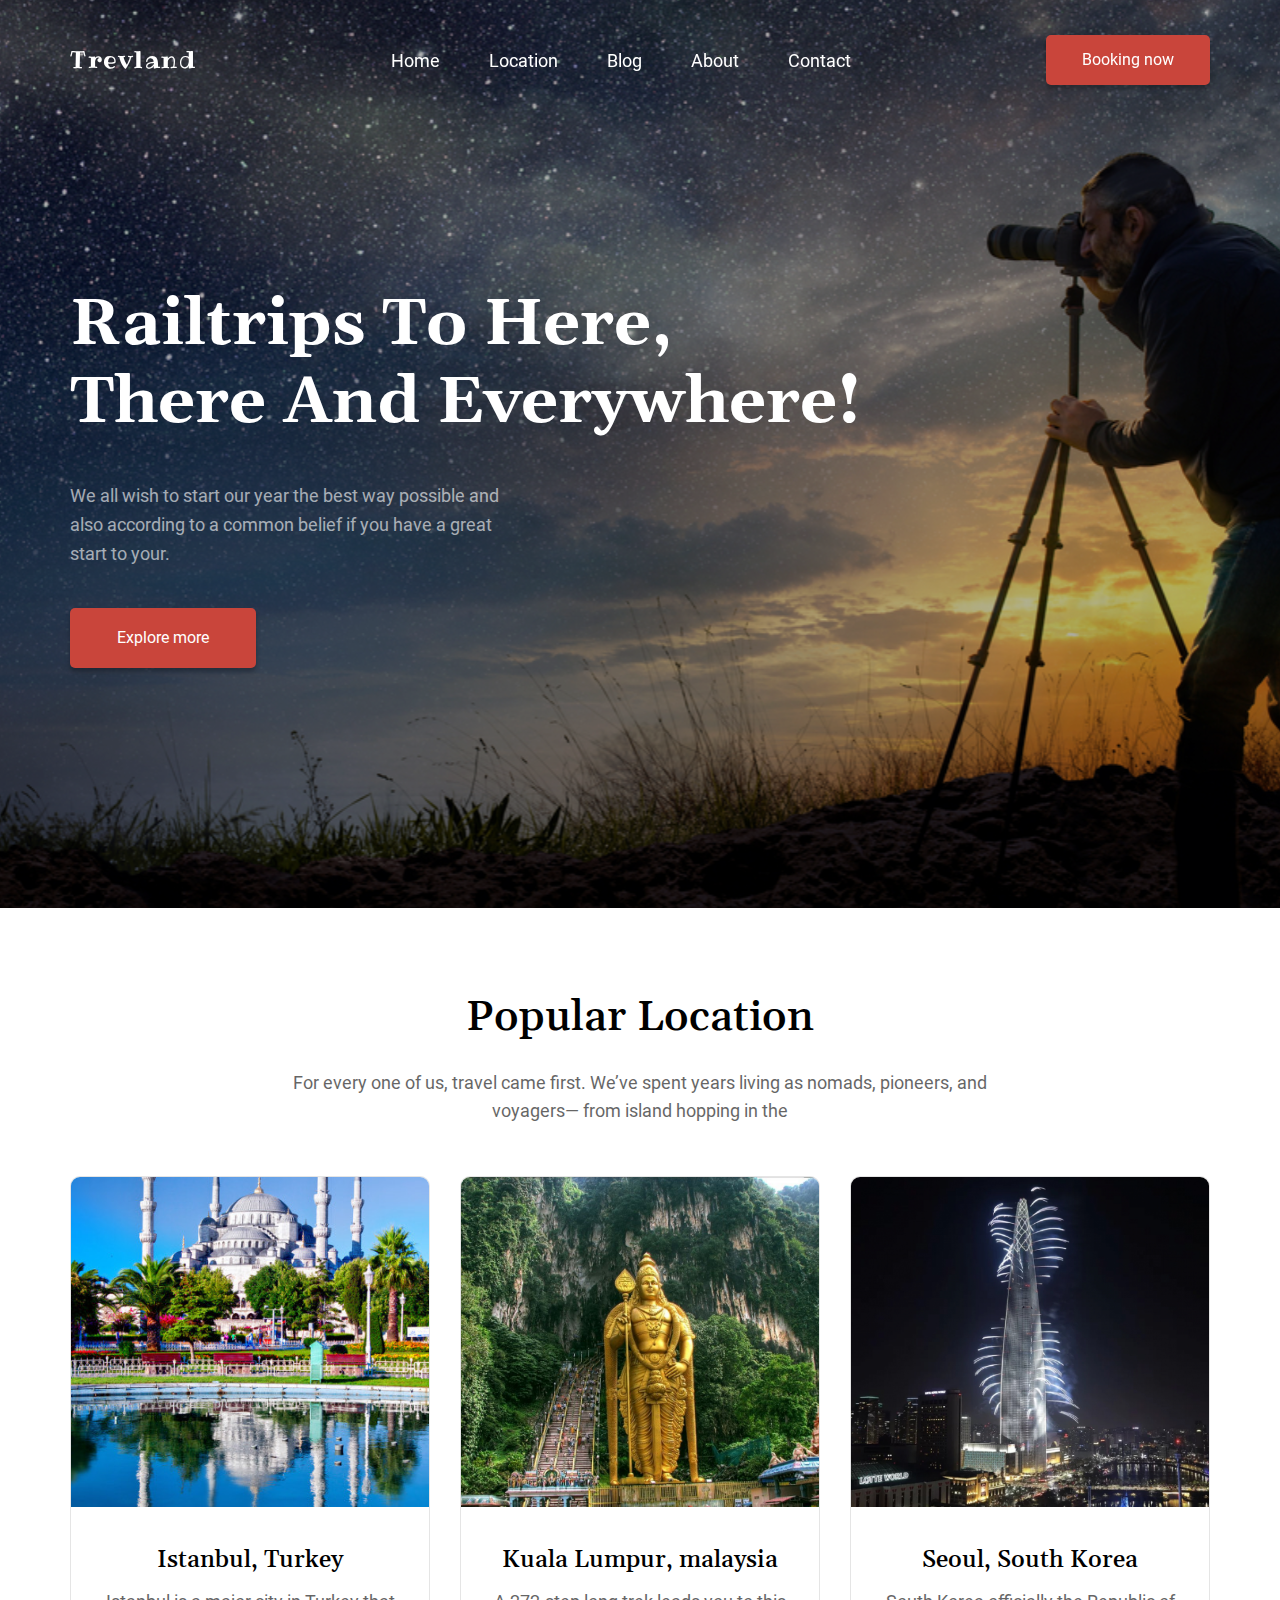
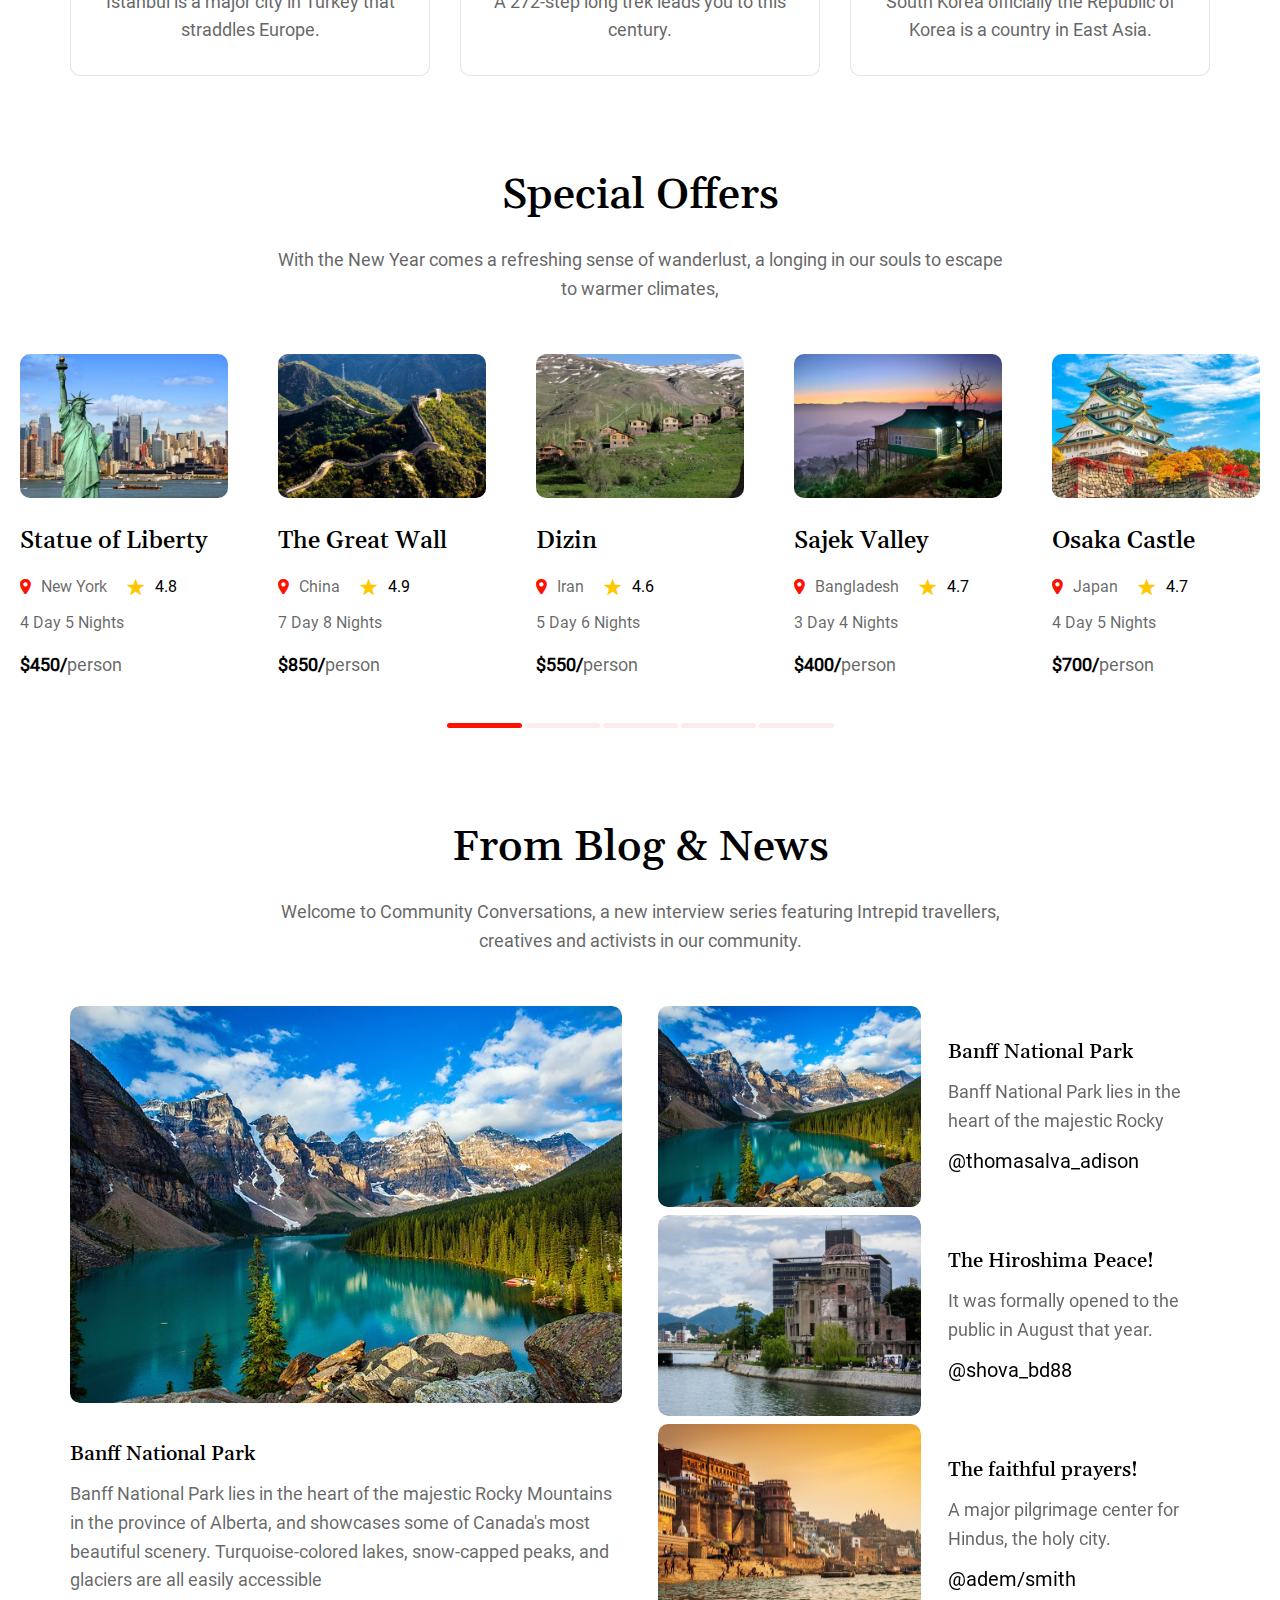
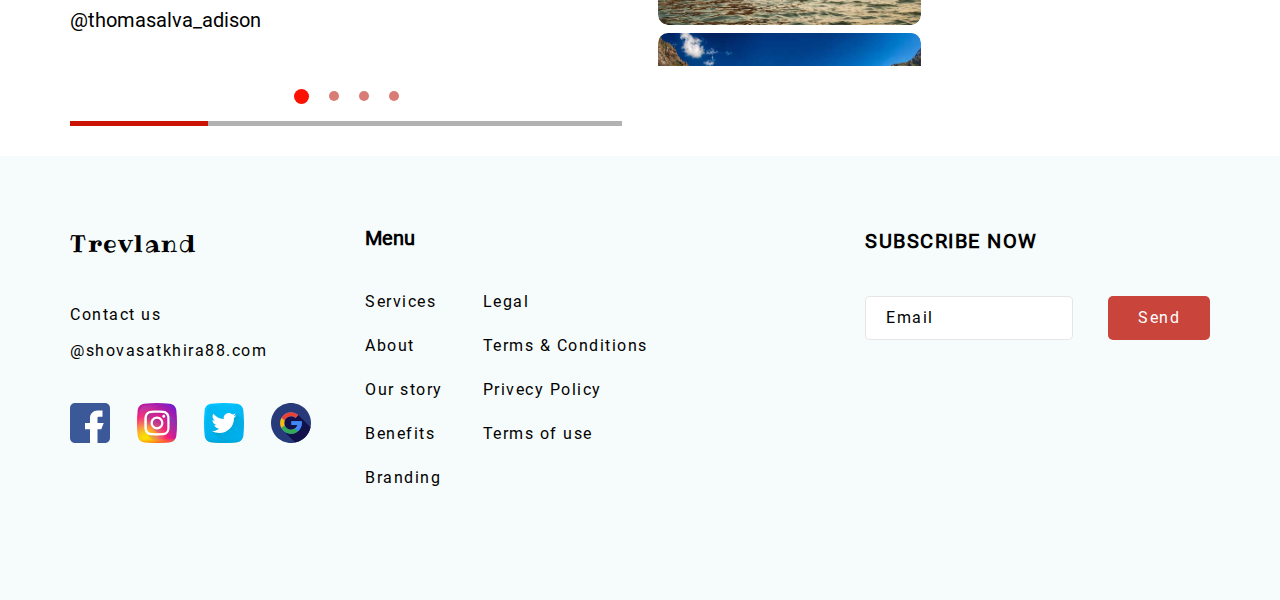
<file: index.html>
<!DOCTYPE html>
<html lang="ru">
 <head>
	<title>Trevland</title>
	<meta charset="UTF-8">
	<meta name="format-detection" content="telephone=no">
	<link rel="stylesheet" href="css/style.min.css">
	<link rel="shortcut icon" href="favicon.ico">
	<!-- <meta name="robots" content="noindex, nofollow"> -->
	<!-- <meta name="viewport" content="width=device-width, initial-scale=1.0, maximum-scale=1.0, user-scalable=0"> -->
	<meta name="viewport" content="width=device-width, initial-scale=1.0">
</head>

<body>
	<div class="wrapper">
		<div class="wrapper__header">
			<header class="header">
	<div class="header__wrapper">
		<div class="header__container _container">
			<div class="header__body">
				<div class="header__logo">
					<a href="#" class="logo">Trevland</a>
				</div>
				<div class="header__menu menu">
					<nav class="menu__body">
						<ul class="menu__list">
							<li><a href="#" class="menu__link">Home</a></li>
							<li><a href="#" class="menu__link">Location</a></li>
							<li><a href="#" class="menu__link">Blog</a></li>
							<li><a href="#" class="menu__link">About</a></li>
							<li><a href="#" class="menu__link">Contact</a></li>
						</ul>
					</nav>
				</div>
				<div class="header__btn">
					<a href="#" class="header__button button">Booking now</a>
				</div>
				<div class="icon-menu">
					<span></span>
					<span></span>
					<span></span>
				</div>
			</div>
		</div>
	</div>
</header>
			<header class="header-page">
	<div class="header-page__container _container">
		<div class="header-page__body">
			<h1 class="header-page__title">
				Railtrips To Here,<br> There And Everywhere!
			</h1>
			<div class="header-page__text">
				We all wish to start our year the best way possible and also according to a common belief if you have a
				great start to your.
			</div>
			<div class="header-page__btn">
				<a href="#" class="header-page__button button">Explore more</a>
			</div>
		</div>
	</div>
</header>
		</div>
		<main class="page">
			<section class="page__main-popular popular-main">
				<div class="popular-main__container _container">
					<div class="popular-main__body">
						<h2 class="popular-main__title title-popular _h2-title">Popular Location</h2>
						<div class="popular-main__text text-popular _h2-text">For every one of us, travel came first.
							We’ve spent
							years living
							as nomads, pioneers, and voyagers— from island hopping in the</div>
						<div class="popular-main__content content-main">
							<a href="#" class="content-main__location _turkey">
								<div class="content-main__link _ibg">
									<img src="./img/image/turkey.jpg" alt="turkey">
								</div>
								<div class="content-main__title title-main-popular">Istanbul, Turkey</div>
								<div class="content-main__text text-main-popular">Istanbul is a major city in Turkey
									that straddles
									Europe. </div>
							</a>
							<a href="#" class="content-main__location _malaysia">
								<div class="content-main__link _ibg">
									<img src="img/image/kuala-lumpur.jpg" alt="malaysia">
								</div>
								<div class="content-main__title title-main-popular">Kuala Lumpur, malaysia</div>
								<div class="content-main__text text-main-popular">A 272-step long trek leads you to this
									century.</div>
							</a>
							<a href="#" class="content-main__location _korea">
								<div class="content-main__link _ibg">
									<img src="img/image/seoul.jpg" alt="korea">
								</div>
								<div class="content-main__title title-main-popular">Seoul, South Korea</div>
								<div class="content-main__text text-main-popular">South Korea officially the Republic of
									Korea is a
									country in East Asia.</div>
							</a>
						</div>
					</div>
				</div>
			</section>
			<section class="page__main-offers offers-main">
				<div class="offers-main__body">
					<div class="offers-main__container _container">
						<h2 class="offers-main__title _h2-title">Special Offers</h2>
						<div class="offers-main__text _h2-text">With the New Year comes a refreshing sense of
							wanderlust, a
							longing in our souls to escape to warmer climates,
						</div>
					</div>
					<div class="offers-main__slider slider-main">
						<div class="slider-main__body _swiper">
							<a href="#" class="slider-main__slide">
								<div class="slider-main__image _ibg">
									<img src="img/image/usa.jpg" alt="image">
								</div>
								<div class="slider-main__content">
									<div class="slider-main__title">Statue of Liberty</div>
									<div class="slider-main__location-star">
										<div class="location-star__location _icon-location"><span>New York</spa>
										</div>
										<div class="location-star__star _icon-star"><span>4.8</span></div>
									</div>
									<div class="slider-main__day">4 Day 5 Nights</div>
									<div class="slider-main__price">$450/<span>person</span></div>
								</div>
							</a>
							<a href="#" class="slider-main__slide">
								<div class="slider-main__image _ibg">
									<img src="img/image/china.jpg" alt="image">
								</div>
								<div class="slider-main__content">
									<div class="slider-main__title">The Great Wall</div>
									<div class="slider-main__location-star">
										<div class="location-star__location _icon-location"><span>China</span></div>
										<div class="location-star__star _icon-star"><span>4.9</span></div>
									</div>
									<div class="slider-main__day">7 Day 8 Nights</div>
									<div class="slider-main__price">$850/<span>person</span></div>
								</div>
							</a>
							<a href="#" class="slider-main__slide">
								<div class="slider-main__image _ibg">
									<img src="img/image/iran.jpg" alt="image">
								</div>
								<div class="slider-main__content">
									<div class="slider-main__title">Dizin</div>
									<div class="slider-main__location-star">
										<div class="location-star__location _icon-location"><span>Iran</span></div>
										<div class="location-star__star _icon-star"><span>4.6</span></div>
									</div>
									<div class="slider-main__day">5 Day 6 Nights</div>
									<div class="slider-main__price">$550/<span>person</span></div>
								</div>
							</a>
							<a href="#" class="slider-main__slide">
								<div class="slider-main__image _ibg">
									<img src="img/image/bangladesh.jpg" alt="image">
								</div>
								<div class="slider-main__content">
									<div class="slider-main__title">Sajek Valley</div>
									<div class="slider-main__location-star">
										<div class="location-star__location _icon-location"><span>Bangladesh</span>
										</div>
										<div class="location-star__star _icon-star"><span>4.7</span></div>
									</div>
									<div class="slider-main__day">3 Day 4 Nights</div>
									<div class="slider-main__price">$400/<span>person</span></div>
								</div>
							</a>
							<a href="#" class="slider-main__slide">
								<div class="slider-main__image _ibg">
									<img src="img/image/japan.jpg" alt="image">
								</div>
								<div class="slider-main__content">
									<div class="slider-main__title">Osaka Castle</div>
									<div class="slider-main__location-star">
										<div class="location-star__location _icon-location"><span>Japan</span></div>
										<div class="location-star__star _icon-star"><span>4.7</span></div>
									</div>
									<div class="slider-main__day">4 Day 5 Nights</div>
									<div class="slider-main__price">$700/<span>person</span></div>
								</div>
							</a>
						</div>
						<div class="slider-main__controls controls-slider-main">
							<div class="controls-slider-main__dotts"></div>
							<div class="controls-slider-main__arrows slider-arrows">
								<button type="button" class="slider-arrow slider-arrow_prev _icon-arrow"></button>
								<button type="button" class="slider-arrow slider-arrow_next _icon-arrow"></button>
							</div>
						</div>
					</div>
				</div>
			</section>
			<section class="page__news news">
				<div class="news__container _container">
					<div class="news__body">
						<h2 class="news__title title-news _h2-title">From Blog & News</h2>
						<div class="news__text text-news _h2-text">Welcome to Community Conversations, a new interview
							series
							featuring Intrepid travellers, creatives and activists in our community.
						</div>
						<div class="news__slider slider-news slider-news-mini">
							<div class="slider-news__dotts"></div>
							<div class="slider-news__scrollbar"></div>
							<div class="slider-news__body _swiper">
								<div class="slider-news__slide">
									<div class="slider-news__image">
										<img src="img/image/news/canada.svg" alt="image">
									</div>
									<a href="#" class="slider-news__content">
										<div class="slider-news__title">Banff National Park</div>
										<div class="slider-news__text">Banff National Park lies in the heart of the
											majestic Rocky Mountains in the province of Alberta, and showcases some
											of
											Canada's most beautiful scenery. Turquoise-colored lakes, snow-capped
											peaks,
											and glaciers are all easily accessible
										</div>
										<div class="slider-news__email">@thomasalva_adison</div>
									</a>
								</div>
								<div class="slider-news__slide">
									<div class="slider-news__image">
										<img src="img/image/news/hiroshima.svg" alt="image">
									</div>
									<a href="#" class="slider-news__content">
										<div class="slider-news__title">The Hiroshima Peace!</div>
										<div class="slider-news__text">It was formally opened to the public in
											August that year.
										</div>
										<div class="slider-news__email">@shova_bd88</div>
									</a>
								</div>
								<div class="slider-news__slide">
									<div class="slider-news__image">
										<img src="img/image/news/indi.svg" alt="image">
									</div>
									<a href="#" class="slider-news__content">
										<div class="slider-news__title">The faithful prayers!</div>
										<div class="slider-news__text">A major pilgrimage center for Hindus, the
											holy city.
										</div>
										<div class="slider-news__email">@adem/smith</div>
									</a>
								</div>
								<div class="slider-news__slide">
									<div class="slider-news__image">
										<img src="img/image/news/pakistan.svg" alt="image">
									</div>
									<a href="#" class="slider-news__content">
										<div class="slider-news__title">Colourful waters!</div>
										<div class="slider-news__text">Forest-driven water and energy cycles are
											poorly.
										</div>
										<div class="slider-news__email">@jhon7leew</div>
									</a>
								</div>
							</div>

							<div class="slider-news-mini__body _swiper">
								<div class="slider-news-mini__slide">
									<div class="slider-news-mini__image">
										<img src="img/image/news/canada.svg" alt="image">
									</div>
									<a href="#" class="slider-news-mini__content">
										<div class="slider-news-mini__title">Banff National Park</div>
										<div class="slider-news-mini__text">Banff National Park lies in the heart of
											the
											majestic Rocky
										</div>
										<div class="slider-news-mini__email">@thomasalva_adison</div>
									</a>
								</div>
								<div class="slider-news-mini__slide">
									<div class="slider-news-mini__image">
										<img src="img/image/news/hiroshima.svg" alt="image">
									</div>
									<a href="#" class="slider-news-mini__content">
										<div class="slider-news-mini__title">The Hiroshima Peace!</div>
										<div class="slider-news-mini__text">It was formally opened to the public in
											August that year.
										</div>
										<div class="slider-news-mini__email">@shova_bd88</div>
									</a>
								</div>
								<div class="slider-news-mini__slide">
									<div class="slider-news-mini__image">
										<img src="img/image/news/indi.svg" alt="image">
									</div>
									<a href="#" class="slider-news-mini__content">
										<div class="slider-news-mini__title">The faithful prayers!</div>
										<div class="slider-news-mini__text">A major pilgrimage center for Hindus,
											the
											holy city.
										</div>
										<div class="slider-news-mini__email">@adem/smith</div>
									</a>
								</div>
								<div class="slider-news-mini__slide">
									<div class="slider-news-mini__image">
										<img src="img/image/news/pakistan.svg" alt="image">
									</div>
									<a href="#" class="slider-news-mini__content">
										<div class="slider-news-mini__title">Colourful waters!</div>
										<div class="slider-news-mini__text">Forest-driven water and energy cycles
											are
											poorly.
										</div>
										<div class="slider-news-mini__email">@jhon7leew</div>
									</a>
								</div>
							</div>
						</div>
					</div>
				</div>
			</section>
		</main>
		<footer class="footer">
	<div class="footer__container _container">
		<div class="footer__body">
			<div class="footer__main">
				<div class="footer__logo logo">
					<a href="#" class="footer__logo logo">Trevland</a>
				</div>
				<div class="footer__contact">
					<a href="mailto:@shovasatkhira88.com" class="footer__mail">
						<span>Contact us</span>
						@shovasatkhira88.com</a>
				</div>
				<div class="footer__sociale sociale-footer">
					<a href="#" class="sociale-footer__contact _fb"><img src="img/image/fb.svg" alt=""></a>
					<a href="#" class="sociale-footer__contact _inst"><img src="img/image/ins.svg" alt=""></a>
					<a href="#" class="sociale-footer__contact _tw"><img src="img/image/tw.svg" alt=""></a>
					<a href="#" class="sociale-footer__contact _gooog"><img src="img/image/goog.svg" alt=""></a>
				</div>
			</div>
			<div data-spollers="610,max" class="footer__menu menu-footer">
				<div class="menu-footer__column">
					<button tupe="button" data-spoller
						class="menu-footer__title _footer-title _icon-arrow">Menu</button>
					<div class="menu-footer__container">
						<div class="menu-footer__wrap">
							<ul class="menu-footer__list _list-left">
								<li><a href="#" class="menu-footer__link">Services</a></li>
								<li><a href="#" class="menu-footer__link">About</a></li>
								<li><a href="#" class="menu-footer__link">Our story</a></li>
								<li><a href="#" class="menu-footer__link">Benefits</a></li>
								<li><a href="#" class="menu-footer__link">Branding</a></li>
							</ul>
							<ul class="menu-footer__list _list-right">
								<li><a href="#" class="menu-footer__link">Legal</a></li>
								<li><a href="#" class="menu-footer__link">Terms & Conditions</a></li>
								<li><a href="#" class="menu-footer__link">Privecy Policy</a></li>
								<li><a href="#" class="menu-footer__link">Terms of use</a></li>
							</ul>
						</div>
					</div>
				</div>
			</div>
			<div class="footer__subscribe subscribe">
				<div class="subscribe__title">SUBSCRIBE NOW</div>
				<form data-message="subscribe" data-test action="#" class="subscribe__form">
					<input autocomplete="off" type="text" name="form[]" data-error="введите Email" data-value="Email"
						class="input _req _email">
					<button type="submit" class="form__btn btn">Send</button>
				</form>
			</div>
		</div>
	</div>
</footer>
	</div>
	<div class="popup popup_popup">
	<div class="popup__content">
		<div class="popup__body">
			<div class="popup__close"></div>
		</div>
	</div>
</div>
<div class="popup popup_subscribe-message">
	<div class="popup__content">
		<div class="popup__body">
			<div class="popup__text">Email успешно отправлен</div>
			<div class="popup__close">

			</div>
		</div>
	</div>
</div>
<div class="popup popup_video">
	<div class="popup__content">
		<div class="popup__body">
			<div class="popup__close popup__close_video"></div>
			<div class="popup__video _video"></div>
		</div>
	</div>
</div>
	<!-- Swiper -->
<script src="https://unpkg.com/swiper/swiper-bundle.min.js"></script>
<script src="js/vendors.min.js"></script>
<script src="js/app.min.js"></script>
</body>

</html>
</file>
<file: css/style.min.css>
@charset "UTF-8";
@font-face {
  font-family: "Gelasio";
  font-display: swap;
  src: url("../fonts/Gelasio-Bold.woff2") format("woff2"), url("../fonts/Gelasio-Bold.woff") format("woff");
  font-weight: 700;
  font-style: normal;
}
@font-face {
  font-family: "Gelasio";
  font-display: swap;
  src: url("../fonts/Gelasio-Medium.woff2") format("woff2"), url("../fonts/Gelasio-Medium.woff") format("woff");
  font-weight: 500;
  font-style: normal;
}
@font-face {
  font-family: "Ribeye";
  font-display: swap;
  src: url("../fonts/Ribeye-Regular.woff2") format("woff2"), url("../fonts/Ribeye-Regular.woff") format("woff");
  font-weight: 400;
  font-style: normal;
}
@font-face {
  font-family: "Roboto";
  font-display: swap;
  src: url("../fonts/Roboto-Medium.woff2") format("woff2"), url("../fonts/Roboto-Medium.woff") format("woff");
  font-weight: 400;
  font-style: normal;
}
@font-face {
  font-family: "Roboto";
  font-display: swap;
  src: url("../fonts/Roboto-Regular.woff2") format("woff2"), url("../fonts/Roboto-Regular.woff") format("woff");
  font-weight: 400;
  font-style: normal;
}
@font-face {
  font-family: "icons";
  font-display: swap;
  src: url("../fonts/icons.woff2") format("woff2"), url("../fonts/icons.woff") format("woff");
  font-weight: 400;
  font-style: normal;
}
[class^=_icon-]:before,
[class*=" _icon-"]:before {
  font-family: "icons";
  font-style: normal;
  font-weight: normal;
  font-variant: normal;
  text-transform: none;
  line-height: 1;
  -webkit-font-smoothing: antialiased;
  -moz-osx-font-smoothing: grayscale;
}

[class^=_icon-]:before,
[class*=" _icon-"]:before {
  display: block;
}

._icon-arrow:before {
  content: "\e900";
}

._icon-location:before {
  content: "\e901";
}

._icon-star:before {
  content: "\e902";
}

* {
  padding: 0px;
  margin: 0px;
  border: 0px;
}

*,
*:before,
*:after {
  -moz-box-sizing: border-box;
  -webkit-box-sizing: border-box;
  box-sizing: border-box;
}

aside,
nav,
footer,
header,
section {
  display: block;
}

html {
  font-size: 16px;
}

html,
body {
  height: 100%;
  min-width: 320px;
}

body {
  line-height: 1;
  font-family: "Roboto";
  -ms-text-size-adjust: 100%;
  -moz-text-size-adjust: 100%;
  -webkit-text-size-adjust: 100%;
}

input,
button,
textarea {
  font-family: "Roboto";
  font-size: inherit;
}

input::-ms-clear {
  display: none;
}

button {
  cursor: pointer;
  background-color: inherit;
}

button::-moz-focus-inner {
  padding: 0;
  border: 0;
}

a,
a:visited {
  text-decoration: none;
}

a:hover {
  text-decoration: none;
}

ul li {
  list-style: none;
}

img {
  vertical-align: top;
}

h1,
h2,
h3,
h4,
h5,
h6 {
  font-weight: inherit;
  font-size: inherit;
}

/*
&::-webkit-scrollbar {
	display: none;
}
*/
body {
  color: #000;
}
body._lock {
  overflow: hidden;
}

.wrapper {
  width: 100%;
  min-height: 100%;
  overflow: hidden;
  display: flex;
  flex-direction: column;
}
.wrapper__header {
  min-height: 100vh;
  background: url("../img/image/bg-header.svg") center/cover no-repeat;
  position: relative;
}
.wrapper__header::before {
  content: "";
  background-color: rgba(0, 0, 0, 0.3);
  position: absolute;
  top: 0;
  left: 0;
  width: 100%;
  height: 100%;
  z-index: 1;
}

._container {
  max-width: 1170px;
  margin: 0 auto;
  padding: 0px 15px;
}

.button {
  position: relative;
  z-index: 5;
  transition: all 0.3s ease 0s;
  white-space: nowrap;
  display: inline-flex;
  justify-content: center;
  align-items: center;
  background-color: #c9453b;
  color: #fff;
  font-family: Roboto;
  font-style: normal;
  font-weight: normal;
  line-height: 150%;
  border-radius: 5px;
  box-shadow: 0px 4px 4px rgba(0, 0, 0, 0.25);
  min-height: 50px;
  font-size: 16px;
  padding-left: 36px;
  padding-right: 36px;
}
@media (max-width: 1170px) {
  .button {
    min-height: calc(40px + 10 * ((100vw - 320px) / 850));
  }
}
@media (max-width: 1170px) {
  .button {
    font-size: calc(14px + 2 * ((100vw - 320px) / 850));
  }
}
@media (max-width: 1170px) {
  .button {
    padding-left: calc(20px + 16 * ((100vw - 320px) / 850));
  }
}
@media (max-width: 1170px) {
  .button {
    padding-right: calc(20px + 16 * ((100vw - 320px) / 850));
  }
}
@media (any-hover: hover) {
  .button:hover {
    background: #cc1406;
  }
}
.button._fw {
  width: 100%;
}

.select {
  position: relative;
}
.select__item {
  position: relative;
}
.select__title {
  color: #000;
  border: 1px solid #d9d9d9;
  background-color: #fff;
  cursor: pointer;
  border-radius: 4px;
}
@media (max-width: 991.98px) {
  .select__title {
    font-size: 18px;
  }
}
.select__value {
  display: flex;
  font-size: 14px;
  height: 30px;
  padding: 0px 15px;
  align-items: center;
  justify-content: space-between;
  flex-direction: row-reverse;
}
.select__value span {
  height: 1em;
  overflow: hidden;
  display: -webkit-box;
  -webkit-line-clamp: 1;
  -webkit-box-orient: vertical;
}
.select__value:before {
  content: "";
  display: inline-block;
  transition: all 0.3s ease 0s;
  width: 11px;
  height: 7px;
  background: url("../img/icons/select.svg") center/100% no-repeat;
}
.select__input {
  width: 100%;
  background-color: transparent;
  height: 100%;
}
.select__options {
  color: #000;
  position: absolute;
  top: 29px;
  border-radius: 0 0 4px 4px;
  min-width: 100%;
  left: 0;
  background-color: #fff;
  border-top: 0;
  border: 1px solid #d9d9d9;
  border-top: 0;
  font-size: 14px;
  padding: 10px 0px 5px 0px;
}
@media (max-width: 991.98px) {
  .select__options {
    font-size: 18px;
  }
}
.select__option {
  cursor: pointer;
  padding: 5px 15px;
  margin: 0px 0px 0px 0px;
}
@media (min-width: 992px) {
  .select__option:hover {
    background: #d9d9d9;
  }
}
.select._active {
  z-index: 5;
}
.select._active .select__value:before {
  transform: rotate(-180deg);
}
.select._active .select__options {
  display: block;
}

input[type=text],
input[type=email],
input[type=tel],
textarea {
  -webkit-appearance: none;
  -moz-appearance: none;
  appearance: none;
}
input[type=text]:focus,
input[type=email]:focus,
input[type=tel]:focus,
textarea:focus {
  outline: none;
}

.input {
  border-radius: 0 !important;
  width: 100%;
  display: block;
  padding: 0px 20px;
}
textarea.input {
  resize: none;
  padding: 0px 0px;
}

.checkbox {
  position: relative;
}
.checkbox__input {
  position: absolute;
  width: 0;
  height: 0;
  opacity: 0;
  visibility: hidden;
}
.checkbox__input:checked + .checkbox__text:before {
  background: #fff url("../img/icons/check.svg") center no-repeat;
}
.checkbox__text {
  display: inline-flex;
  align-items: center;
  position: relative;
  font-size: 16px;
  color: #ffffff;
  letter-spacing: -0.3px;
  line-height: 1.25;
  cursor: pointer;
}
.checkbox__text:before {
  content: "";
  align-self: flex-start;
  margin: 0px 14px 0px 0px;
  flex: 0 0 20px;
  left: 0;
  top: 0;
  width: 20px;
  height: 18px;
  background: #fff;
  border: 1px solid #a7a9ac;
}
.checkbox a {
  color: #fff;
  text-decoration: underline;
}
@media (min-width: 992px) {
  .checkbox a:hover {
    text-decoration: none;
  }
}
.checkbox._error .checkbox__text:before {
  border: 1px solid #ee1212;
}

.options {
  display: flex;
  flex-direction: column;
  align-items: flex-start;
}
.options__item {
  position: relative;
  cursor: pointer;
}
.options__input {
  position: absolute;
  width: 0;
  height: 0;
  opacity: 0;
  left: 0;
  top: 0;
  visibility: hidden;
}
.options__input:checked + .options__text:after {
  transform: scale(1);
}
.options__text {
  display: inline-flex;
  align-items: center;
  position: relative;
  font-size: 16px;
  color: #ffffff;
  letter-spacing: -0.3px;
  line-height: 1.25;
}
.options__text:before {
  content: "";
  align-self: flex-start;
  margin: 0px 14px 0px 0px;
  flex: 0 0 20px;
  left: 0;
  top: 0;
  border-radius: 50%;
  width: 20px;
  height: 18px;
  background: #fff;
  border: 1px solid #a7a9ac;
}
.options__text:after {
  content: "";
  transition: all 0.3s ease 0s;
  transform: scale(0);
  width: 10px;
  height: 10px;
  border-radius: 50%;
  background-color: #77243a;
  position: absolute;
  left: 5px;
  top: 4px;
}

.rating {
  display: flex;
  align-items: flex-end;
  font-size: 40px;
  line-height: 0.75;
  transition: opacity 0.3s ease 0s;
}

.rating.rating_sending {
  opacity: 0.2;
}

.rating.rating_set .rating__active,
.rating.rating_set .rating__item {
  cursor: pointer;
}

.rating__body {
  position: relative;
}

.rating__body::before {
  content: "★★★★★";
  display: block;
}

.rating__active {
  position: absolute;
  width: 0%;
  height: 100%;
  top: 0;
  left: 0;
  overflow: hidden;
}

.rating__active::before {
  content: "★★★★★";
  position: absolute;
  width: 100%;
  height: 100%;
  top: 0;
  left: 0;
  color: #ffd300;
}

.rating__items {
  display: flex;
  position: absolute;
  width: 100%;
  height: 100%;
  top: 0;
  left: 0;
}

.rating__item {
  flex: 0 0 20%;
  height: 100%;
  opacity: 0;
}

.rating__value {
  font-size: 50%;
  line-height: 1;
  padding: 0px 0px 0px 10px;
}

.quantity {
  width: 88px;
  height: 40px;
  display: flex;
  border: 1px solid rgba(166, 166, 166, 0.45);
}
.quantity__button {
  flex: 0 0 30px;
  position: relative;
  cursor: pointer;
}
.quantity__button::before, .quantity__button::after {
  content: "";
  position: absolute;
  top: 50%;
  left: 50%;
  transition: all 0.3s ease 0s;
  margin: 0px 0px 0px -4.5px;
  background-color: #a6a6a6;
  width: 9px;
  height: 1px;
}
@media (min-width: 991.98px) {
  .quantity__button:hover::before, .quantity__button:hover::after {
    background-color: rgba(0, 0, 0, 0.5);
  }
}
.quantity__button_plus::before {
  transform: rotate(-90deg);
}
.quantity__input {
  flex: 1 1 auto;
}
.quantity__input input {
  height: 100%;
  color: #a6a6a6;
  font-size: 12px;
  width: 100%;
  text-align: center;
}

.row:after {
  display: block;
  content: "";
  clear: both;
}

.rub:after {
  content: "₽";
}

ol.counter {
  list-style-type: none;
  counter-reset: item;
}
ol.counter li {
  position: relative;
  padding: 0px 0px 0px 45px;
}
ol.counter li:before {
  counter-increment: item;
  content: counter(item);
  position: absolute;
  left: 0;
  top: 0;
  color: #818181;
  font-size: 14px;
  font-weight: 700;
  text-align: center;
  line-height: 26px;
  border-radius: 50%;
  width: 28px;
  height: 28px;
  border: 1px solid #4274bb;
}

.ellipsis {
  display: block;
  overflow: hidden;
  width: 100%;
  white-space: nowrap;
  text-overflow: ellipsis;
}

.es {
  overflow: hidden;
  white-space: nowrap;
  text-overflow: ellipsis;
}

.table {
  display: table;
  font-size: 0;
  width: 100%;
}

.trow {
  display: table-row;
}

.cell {
  display: table-cell;
}
.cell.full {
  width: 100%;
}

._ibg {
  position: relative;
}
._ibg img {
  position: absolute;
  width: 100%;
  height: 100%;
  top: 0;
  left: 0;
  object-fit: cover;
}

body.ie ._ibg {
  background-position: center;
  background-size: cover;
  background-repeat: no-repeat;
}
body.ie ._ibg img {
  width: 0;
  height: 0;
  opacity: 0;
  visibility: hidden;
}

._video {
  position: relative;
  overflow: hidden;
  height: 0;
  padding-bottom: 56.25%;
}
._video video,
._video iframe,
._video object,
._video embed {
  position: absolute;
  top: 0;
  left: 0;
  width: 100%;
  height: 100%;
}

.videobg video,
.videobg iframe,
.videobg object,
.videobg embed {
  position: fixed;
  top: 50%;
  left: 50%;
  min-width: 100%;
  min-height: 100%;
  width: auto;
  height: auto;
  z-index: -100;
  transform: translateX(-50%) translateY(-50%);
  background-size: cover;
}

._more-content {
  transition: all 0.3s ease 0s;
  overflow: hidden;
}

._more-link {
  cursor: pointer;
}
._more-link span {
  font-style: normal;
}
._more-link span:first-child {
  display: block;
}
._more-link span:last-child {
  display: none;
}
._more-link._active span {
  font-style: normal;
}
._more-link._active span:first-child {
  display: none;
}
._more-link._active span:last-child {
  display: block;
}

#map {
  background: url("../img/icons/loading.gif") center/50px no-repeat;
}

._swiper {
  overflow: hidden;
}
._swiper .swiper-wrapper {
  width: 100%;
  height: 100%;
  box-sizing: content-box;
  display: flex;
  position: relative;
}
._swiper.swiper-container-vertical .swiper-wrapper {
  flex-direction: column;
}
._swiper.swiper-container-autoheight .swiper-wrapper {
  align-items: flex-start;
}

.swiper-container-initialized .swiper-slide {
  flex-shrink: 0;
}

.swiper-container-android .swiper-slide,
.swiper-container-android .swiper-wrapper {
  transform: translate3d(0px, 0, 0);
}

.swiper-button-lock {
  display: none !important;
}

._tabs-block {
  display: none;
}
._tabs-block._active {
  display: block;
}

.mirror {
  transform: scale(-1, 1);
}

.nicescroll-rails {
  z-index: 1000 !important;
}

._custom-scroll {
  position: fixed;
  right: 0;
  top: 0;
  width: 3px;
  height: 100%;
  z-index: 1000;
}
._custom-scroll__line {
  background-color: rgba(0, 0, 0, 0.5);
  border-radius: 3px 0 0 3px;
  position: relative;
  left: 0;
  top: 0;
  width: 100%;
}

.popup {
  -webkit-overflow-scrolling: touch;
  z-index: 100;
  padding: 30px 10px;
  position: fixed;
  top: 0px;
  left: 0;
  width: 100%;
  height: 100%;
  transition: visibility 0.8s ease 0s;
  visibility: hidden;
}
.popup::before {
  content: "";
  background-color: rgba(0, 0, 0, 0.9);
  position: fixed;
  width: 100%;
  height: 100%;
  top: 0;
  left: 0;
  opacity: 0;
  transition: opacity 0.8s ease 0s;
}
.popup.show {
  visibility: visible;
  overflow: auto;
}
.popup.show::before {
  opacity: 1;
}
.popup.show .popup__body {
  transform: scale(1);
}
.popup._active {
  overflow: auto;
  visibility: visible;
}
.popup._active::before {
  opacity: 1;
}
.popup._active .popup__body {
  transition: all 0.3s ease 0.2s;
  transform: scale(1);
}
.popup__content {
  display: flex;
  flex-direction: column;
  align-items: center;
  min-height: 100%;
  flex: 1 1 auto;
  width: 100%;
  display: flex;
  justify-content: center;
  align-items: center;
}
.popup__body {
  transform: scale(0);
  transition: all 0.3s ease 0s;
  background-color: rgba(0, 0, 0, 0.3);
  padding: 50px;
  width: 100%;
  max-width: 800px;
}
.popup__close {
  width: 20px;
  height: 20px;
  position: absolute;
  top: 0px;
  right: 0px;
  cursor: pointer;
  z-index: 30;
  background: url("../img/icons/close.svg") 1px 1px no-repeat;
  background-color: rgba(0, 0, 0, 0.8);
}
.popup .popup__text {
  color: #fff;
}

.header {
  position: absolute;
  top: 0;
  left: 0;
  min-height: 40px;
}
@media (max-width: 767.98px) {
  .header {
    min-height: 5px;
  }
}
.header._scroll .header__wrapper {
  background-color: rgba(0, 0, 0, 0.3);
}
@media (any-hover: hover) {
  .header._scroll .header__wrapper:hover {
    background-color: rgba(0, 0, 0, 0.5);
  }
}
.header._scroll .header__body {
  min-height: 50px;
}
@media (min-width: 991.98px) {
  .header._scroll .header__body {
    min-height: 70px;
  }
}
.header__wrapper {
  transition: all 0.3s ease 0s;
  position: fixed;
  top: 0;
  left: 0;
  min-width: 100%;
  z-index: 50;
}
.header__body {
  transition: all 0.3s ease 0s;
  display: flex;
  align-items: center;
  justify-content: space-between;
  padding: 5px 0px;
  min-height: 120px;
}
@media (max-width: 767.98px) {
  .header__body {
    min-height: 70px;
  }
}
.header__menu {
  flex: 0 1 470px;
}
@media (max-width: 767.98px) {
  .header__menu {
    flex: 0 1 auto;
  }
}
.logo {
  letter-spacing: 1.5px;
  position: relative;
  z-index: 5;
  transition: all 0.3s ease 0s;
  font-family: "Ribeye";
  font-style: normal;
  font-weight: normal;
  line-height: 150%;
  color: #fff;
  font-size: 24px;
}
@media (max-width: 1170px) {
  .logo {
    font-size: calc(18px + 6 * ((100vw - 320px) / 850));
  }
}
@media (any-hover: hover) {
  .logo:hover {
    color: #cc1406;
  }
}

@media (max-width: 767.98px) {
  .menu__body {
    z-index: 4;
    position: fixed;
    width: 100%;
    height: 100%;
    overflow: auto;
    top: 0;
    left: -100%;
    background-color: #333;
    transition: all 0.3s ease 0s;
    padding: 70px 15px 30px 15px;
  }
  .menu__body::before {
    content: "";
    position: fixed;
    width: 100%;
    height: 70px;
    top: 0;
    left: -100%;
    background-color: #333;
    transition: all 0.3s ease 0s;
    z-index: 3;
  }
  .menu__body._active {
    left: 0;
  }
  .menu__body._active::before {
    content: "";
    left: 0;
  }
}
.menu__list {
  display: flex;
  align-items: center;
  justify-content: space-between;
  flex-wrap: wrap;
}
@media (max-width: 767.98px) {
  .menu__list {
    display: block;
  }
}
.menu__list li {
  padding: 5px 0px;
  margin: 0px 5px;
}
@media (max-width: 767.98px) {
  .menu__list li {
    margin: 15px 0px;
    padding: 0px;
  }
}
.menu__link {
  position: relative;
  z-index: 2;
  transition: all 0.3s ease 0s;
  color: #fff;
  font-family: "Roboto";
  font-style: normal;
  font-weight: 500;
  font-size: 18px;
  line-height: 150%;
}
@media (max-width: 1170px) {
  .menu__link {
    font-size: calc(14px + 4 * ((100vw - 320px) / 850));
  }
}
@media (any-hover: hover) {
  .menu__link:hover {
    color: #cc1406;
  }
}
@media (max-width: 767.98px) {
  .menu__link {
    font-size: 24px;
  }
}

.icon-menu {
  display: none;
}
@media (max-width: 767.98px) {
  .icon-menu {
    margin-left: 20px;
    position: relative;
    display: block;
    flex: 0 0 30px;
    width: 30px;
    height: 18px;
    cursor: pointer;
    z-index: 5;
  }
  .icon-menu span {
    transition: all 0.3s ease 0s;
    top: calc(50% - 1px);
    left: 0px;
    position: absolute;
    width: 100%;
    height: 2px;
    background-color: #fff;
  }
  .icon-menu span:first-child {
    top: 0px;
  }
  .icon-menu span:last-child {
    top: auto;
    bottom: 0px;
  }
  .icon-menu._active span {
    transform: scale(0);
  }
  .icon-menu._active span:first-child {
    transform: rotate(-45deg);
    top: calc(50% - 1px);
  }
  .icon-menu._active span:last-child {
    transform: rotate(45deg);
    bottom: calc(50% - 1px);
  }
}

/*
//Burger
.icon-menu {
	display: none;
	@media (max-width: $md3+px) {
		display: block;
		position: absolute;
		top: 18px;
		right: 10px;
		width: 30px;
		height: 18px;
		cursor: pointer;
		z-index: 5;
		span {
			transition: all 0.3s ease 0s;
			top: calc(50% - 1px);
			left: 0px;
			position: absolute;
			width: 100%;
			height: 2px;
			background-color: #000;
			&:first-child {
				top: 0px;
			}
			&:last-child {
				top: auto;
				bottom: 0px;
			}
		}
		&._active {
			span {
				transform: scale(0);
				&:first-child {
					transform: rotate(-45deg);
					top: calc(50% - 1px);
				}
				&:last-child {
					transform: rotate(45deg);
					bottom: calc(50% - 1px);
				}
			}
		}
	}
}
*/
.footer {
  background-color: #2694990a;
}

.footer {
  background-color: #2694990a;
}
.footer__body {
  padding: 70px 0px;
  display: grid;
  grid-template-columns: 295px 1fr 345px;
}
@media (max-width: 991.98px) {
  .footer__body {
    grid-template-columns: 1fr 1fr;
    padding: 30px 0px;
  }
}
@media (max-width: 610px) {
  .footer__body {
    display: block;
  }
}
.footer__main {
  display: flex;
  flex-direction: column;
}
@media (max-width: 610px) {
  .footer__main {
    margin: 0px 0px 20px 0px;
  }
}
.footer__logo {
  position: relative;
  z-index: 1;
  margin: 0px 0px 40px 0px;
  font-size: 24px;
  line-height: 150%;
  letter-spacing: 1.5px;
  color: #000000;
  font-size: 24px;
}
@media (max-width: 1170px) {
  .footer__logo {
    font-size: calc(18px + 6 * ((100vw - 320px) / 850));
  }
}
@media (max-width: 991.98px) {
  .footer__logo {
    margin: 0px 0px 20px 0px;
  }
}
.footer__contact {
  margin: 0px 0px 40px 0px;
}
@media (max-width: 610px) {
  .footer__contact {
    margin: 0px 0px 20px 0px;
  }
}
.footer__mail {
  transition: all 0.3s ease 0s;
  line-height: 160%;
  letter-spacing: 1.5px;
  color: #000000;
  font-size: 16px;
}
@media (max-width: 1170px) {
  .footer__mail {
    font-size: calc(14px + 2 * ((100vw - 320px) / 850));
  }
}
@media (any-hover: hover) {
  .footer__mail:hover {
    color: #cc1406;
    text-decoration: underline;
  }
}
.footer__mail span {
  display: block;
  margin: 0px 0px 10px 0px;
}
.footer__sociale {
  margin: 0px 0px 40px 0px;
}
@media (max-width: 610px) {
  .footer__sociale {
    margin: 0px 0px 20px 0px;
  }
}
.footer__menu {
  margin: 0px 0px 40px 0px;
}
@media (max-width: 991.98px) {
  .footer__menu {
    margin: 0px 0px 20px 0px;
  }
}
@media (max-width: 991.98px) {
  .footer__subscribe {
    grid-column-start: 1;
    grid-column-end: 3;
  }
}

.footer__sociale {
  display: flex;
}
@media (max-width: 479.98px) {
  .footer__sociale {
    justify-content: space-between;
  }
}

.sociale-footer__contact {
  flex: 0 0 40px;
  max-height: 40px;
  margin: 0px 27px 0px 0px;
}
@media (max-width: 479.98px) {
  .sociale-footer__contact {
    margin: 0;
  }
}
.sociale-footer__contact img {
  transition: all 0.3s ease 0s;
  min-width: 100%;
  width: 100%;
  height: 100%;
  object-fit: cover;
}
@media (any-hover: hover) {
  .sociale-footer__contact img:hover {
    transform: scale(1.1);
  }
}

.menu-footer__title {
  margin: 0px 0px 40px 0px;
  font-weight: 700;
  font-size: 20px;
}
.menu-footer__title::before {
  display: none;
}
@media (max-width: 610px) {
  .menu-footer__title {
    position: relative;
  }
  .menu-footer__title._active::before {
    transform: rotate(-90deg);
    color: #cc1406;
  }
  .menu-footer__title::before {
    display: block;
    transition: all 0.3s ease 0s;
    position: absolute;
    top: 2px;
    right: -30px;
    font-size: 14px;
  }
}
@media (max-width: 991.98px) {
  .menu-footer__title {
    margin: 0px 0px 20px 0px;
  }
}
@media (max-width: 1170px) {
  .menu-footer__title {
    font-size: calc(18px + 2 * ((100vw - 320px) / 850));
  }
}
@media (any-hover: hover) {
  .menu-footer__title:hover {
    color: #cc1406;
  }
}
.menu-footer .menu-footer__wrap {
  display: flex;
}
.menu-footer__list {
  display: inline-block;
}
.menu-footer__list li:not(:last-child) {
  margin: 0px 0px 20px 0px;
}
.menu-footer ._list-left {
  margin: 0px 40px 0px 0px;
}
.menu-footer__link {
  transition: all 0.3s ease 0s;
  line-height: 150%;
  letter-spacing: 1.5px;
  color: #000000;
  font-size: 16px;
}
@media (max-width: 1170px) {
  .menu-footer__link {
    font-size: calc(14px + 2 * ((100vw - 320px) / 850));
  }
}
@media (any-hover: hover) {
  .menu-footer__link:hover {
    color: #cc1406;
    text-decoration: underline;
  }
}

.subscribe__title {
  margin: 0px 0px 40px 0px;
  font-weight: 700;
  font-size: 20px;
  line-height: 150%;
  letter-spacing: 1.5px;
  color: #000000;
  font-size: 20px;
}
@media (max-width: 1170px) {
  .subscribe__title {
    font-size: calc(18px + 2 * ((100vw - 320px) / 850));
  }
}
@media (max-width: 991.98px) {
  .subscribe__title {
    margin: 0px 0px 20px 0px;
  }
}
.subscribe__form {
  position: relative;
  display: flex;
  justify-content: space-between;
}
@media (max-width: 610px) {
  .subscribe__form {
    flex-wrap: wrap;
  }
}

.input {
  margin: 0px 35px 0px 0px;
  line-height: 150%;
  letter-spacing: 1.5px;
  color: #000000;
  flex: 1 1 195px;
  min-height: 44px;
  border: 1px solid rgba(0, 0, 0, 0.1);
  border-radius: 5px !important;
}
@media (max-width: 610px) {
  .input {
    flex: 1 1 100%;
    margin: 0px 0px 20px 0px;
  }
}
@media (any-hover: hover) {
  .input:hover {
    box-shadow: 0px 0px 10px 10px rgba(0, 0, 0, 0.15);
  }
}

.form__btn {
  transition: all 0.3s ease 0s;
  line-height: 150%;
  letter-spacing: 1.5px;
  color: #ffffff;
  background-color: #c9453b;
  border-radius: 5px;
  min-height: 44px;
  padding: 0px 30px;
  font-size: 16px;
}
@media (max-width: 1170px) {
  .form__btn {
    font-size: calc(14px + 2 * ((100vw - 320px) / 850));
  }
}
@media (any-hover: hover) {
  .form__btn:hover {
    background-color: #cc1406;
  }
}
@media (max-width: 610px) {
  .form__btn {
    flex: 1 1 100%;
  }
}

.form__error {
  color: #ff0000;
  position: absolute;
  top: 100%;
  margin: 5px 0px 0px 20px;
  font-size: 12px;
}
@media (max-width: 610px) {
  .form__error {
    top: 43px;
  }
}

.header-page {
  padding: 120px 0px 0px 0px;
}
@media (max-width: 767.98px) {
  .header-page {
    padding: 70px 0px 0px 0px;
  }
}
.header-page__body {
  display: flex;
  flex-direction: column;
  margin-top: 166px;
  margin-bottom: 240px;
}
@media (max-width: 1170px) {
  .header-page__body {
    margin-top: calc(30px + 136 * ((100vw - 320px) / 850));
  }
}
@media (max-width: 1170px) {
  .header-page__body {
    margin-bottom: calc(30px + 210 * ((100vw - 320px) / 850));
  }
}
.header-page__title {
  position: relative;
  z-index: 2;
  font-family: "Gelasio";
  font-style: normal;
  font-weight: bold;
  font-size: 65px;
  line-height: 120%;
  color: #fff;
}
@media (max-width: 1170px) {
  .header-page__title {
    font-size: calc(30px + 35 * ((100vw - 320px) / 850));
  }
}
.header-page__title:not(:last-child) {
  margin: 0px 0px 40px 0px;
}
.header-page__text {
  position: relative;
  z-index: 2;
  font-size: 18px;
  line-height: 160%;
  color: #ffffff;
  opacity: 0.6;
  max-width: 435px;
}
@media (max-width: 1170px) {
  .header-page__text {
    font-size: calc(16px + 2 * ((100vw - 320px) / 850));
  }
}
.header-page__text:not(:last-child) {
  margin: 0px 0px 40px 0px;
}
.header-page__btn {
  position: relative;
  z-index: 2;
}
.header-page__btn:not(:last-child) {
  margin: 0px 0px 40px 0px;
}
.header-page__button {
  min-height: 60px;
  padding-left: 47px;
  padding-right: 47px;
}
@media (max-width: 1170px) {
  .header-page__button {
    min-height: calc(50px + 10 * ((100vw - 320px) / 850));
  }
}
@media (max-width: 1170px) {
  .header-page__button {
    padding-left: calc(30px + 17 * ((100vw - 320px) / 850));
  }
}
@media (max-width: 1170px) {
  .header-page__button {
    padding-right: calc(30px + 17 * ((100vw - 320px) / 850));
  }
}

.page {
  flex: 1 1 auto;
}

.page__main-popular {
  padding-top: 100px;
  padding-bottom: 50px;
}
@media (max-width: 1360px) {
  .page__main-popular {
    padding-top: 80px;
    padding-bottom: 40px;
  }
}
@media (max-width: 991.98px) {
  .page__main-popular {
    padding-top: 60px;
    padding-bottom: 40px;
  }
}
@media (max-width: 991.98px) and (max-width: 1170px) {
  .page__main-popular {
    padding-top: calc(30px + 30 * ((100vw - 320px) / 850));
  }
}
@media (max-width: 991.98px) and (max-width: 1170px) {
  .page__main-popular {
    padding-bottom: calc(20px + 20 * ((100vw - 320px) / 850));
  }
}

.popular-main__content {
  margin: -30px;
  padding: 30px;
}
@media (max-width: 1170px) {
  .popular-main__content {
    margin: calc(-15px + -15 * ((100vw - 320px) / 850));
  }
}
@media (max-width: 1170px) {
  .popular-main__content {
    padding: calc(15px + 15 * ((100vw - 320px) / 850));
  }
}

._h2-title {
  font-family: "Gelasio";
  font-style: normal;
  font-weight: 500;
  font-size: 43px;
  font-size: 43px;
  line-height: 140%;
  text-align: center;
  padding-bottom: 20px;
}
@media (max-width: 1170px) {
  ._h2-title {
    font-size: calc(24px + 19 * ((100vw - 320px) / 850));
  }
}
@media (max-width: 1170px) {
  ._h2-title {
    padding-bottom: calc(10px + 10 * ((100vw - 320px) / 850));
  }
}

._h2-text {
  padding-bottom: 50px;
  font-size: 18px;
  font-size: 18px;
  line-height: 160%;
  text-align: center;
  color: #000000;
  opacity: 0.6;
  max-width: 735px;
  margin: 0 auto;
}
@media (max-width: 1170px) {
  ._h2-text {
    padding-bottom: calc(20px + 30 * ((100vw - 320px) / 850));
  }
}
@media (max-width: 1170px) {
  ._h2-text {
    font-size: calc(16px + 2 * ((100vw - 320px) / 850));
  }
}

.content-main {
  overflow: hidden;
  display: grid;
  grid-template-columns: 1fr 1fr 1fr;
  gap: 30px;
}
@media (max-width: 1170px) {
  .content-main {
    gap: calc(20px + 10 * ((100vw - 320px) / 850));
  }
}
@media (max-width: 767.98px) {
  .content-main {
    grid-template-columns: 1fr 1fr;
  }
}
@media (max-width: 479.98px) {
  .content-main {
    grid-template-columns: 1fr;
  }
}
.content-main__location {
  transition: all 0.3s ease 0s;
  padding-bottom: 30px;
  text-align: center;
  overflow: hidden;
  display: flex;
  flex-direction: column;
  cursor: pointer;
  background-color: #fff;
  border: 1px solid rgba(0, 0, 0, 0.1);
  border-radius: 10px;
}
@media (max-width: 1170px) {
  .content-main__location {
    padding-bottom: calc(20px + 10 * ((100vw - 320px) / 850));
  }
}
@media (any-hover: hover) {
  .content-main__location:hover {
    box-shadow: 0px 0px 30px rgba(0, 0, 0, 0.8);
  }
}
.content-main .content-main__location:hover img {
  transform: scale(1.02);
}
.content-main .content-main__location:hover .content-main__title {
  color: #cc1406;
}
.content-main .content-main__location:hover .content-main__text {
  color: #cc1406;
}
.content-main__link {
  padding: 0px 0px 92% 0px;
  margin-bottom: 35px;
}
@media (max-width: 1170px) {
  .content-main__link {
    margin-bottom: calc(10px + 25 * ((100vw - 320px) / 850));
  }
}
.content-main__link img {
  transition: all 0.3s ease 0s;
}
.content-main__title {
  transition: all 0.3s ease 0s;
  font-family: "Gelasio";
  font-style: normal;
  font-weight: 500;
  font-size: 24px;
  font-size: 24px;
  line-height: 150%;
  color: #000;
  margin-bottom: 10px;
  padding: 0 3px 0 3px;
}
@media (max-width: 1170px) {
  .content-main__title {
    font-size: calc(18px + 6 * ((100vw - 320px) / 850));
  }
}
@media (max-width: 1170px) {
  .content-main__title {
    margin-bottom: calc(5px + 5 * ((100vw - 320px) / 850));
  }
}
.content-main__text {
  transition: all 0.3s ease 0s;
  padding: 0 30px 0 30px;
  font-size: 18px;
  font-size: 18px;
  line-height: 160%;
  opacity: 0.6;
  color: #000;
}
@media (max-width: 1170px) {
  .content-main__text {
    font-size: calc(16px + 2 * ((100vw - 320px) / 850));
  }
}
@media (max-width: 991.98px) {
  .content-main__text {
    padding: 0 10px 0 10px;
  }
}

.page__main-offers {
  padding-top: 50px;
  padding-bottom: 50px;
}
@media (max-width: 1170px) {
  .page__main-offers {
    padding-top: calc(20px + 30 * ((100vw - 320px) / 850));
  }
}
@media (max-width: 1170px) {
  .page__main-offers {
    padding-bottom: calc(20px + 30 * ((100vw - 320px) / 850));
  }
}

.offers-main__slider {
  position: relative;
  padding: 0px 15px;
}

.slider-main {
  position: relative;
}
.slider-main .swiper-pagination-bullets {
  cursor: pointer;
  display: flex;
  flex-wrap: wrap;
  row-gap: 20px;
  column-gap: 3px;
  justify-content: center;
  flex: 0 1 400px;
}
.slider-main .swiper-pagination-bullet {
  flex: 0 0 75px;
  height: 5px;
  background-color: rgba(201, 69, 59, 0.1);
  border-radius: 10px;
}
@media (max-width: 540px) {
  .slider-main .swiper-pagination-bullet {
    flex: 0 0 25px;
  }
}
.slider-main .swiper-pagination-bullet-active {
  background-color: #fc1200;
}
.slider-main__controls {
  position: relative;
  margin-top: 40px;
  margin-bottom: 40px;
  display: flex;
  justify-content: center;
  align-items: center;
}
@media (max-width: 1170px) {
  .slider-main__controls {
    margin-top: calc(15px + 25 * ((100vw - 320px) / 850));
  }
}
@media (max-width: 1170px) {
  .slider-main__controls {
    margin-bottom: calc(15px + 25 * ((100vw - 320px) / 850));
  }
}
.slider-main__body {
  min-width: 0;
  margin: -30px -30px;
  padding: 30px 30px;
}
.slider-main .swiper-slide-prev {
  position: relative;
}
.slider-main .swiper-slide-prev::before {
  content: "";
  position: absolute;
  z-index: 2;
  top: 0;
  left: 0;
  height: 100%;
  min-width: 100%;
  background-color: rgba(255, 255, 255, 0.5);
}
@media (max-width: 480px) {
  .slider-main .swiper-slide-prev::before {
    background-color: rgba(255, 255, 255, 0);
  }
}
.slider-main__slide {
  flex: 1 0 auto;
  width: 262px;
}
@media (any-hover: hover) {
  .slider-main__slide:hover {
    box-shadow: 0px 0px 30px rgba(0, 0, 0, 0.08);
  }
}
.slider-main__image {
  margin: 0px 5px;
  padding: 0px 0px 66% 0px;
  border-radius: 10px;
  overflow: hidden;
  transition: all 0.3s ease 0s;
}
.slider-main__image._ibg img {
  transition: all 0.3s ease 0s;
}
@media (any-hover: hover) {
  .slider-main__image._ibg img:hover {
    width: 110%;
    height: 110%;
  }
}
.slider-main__content {
  padding: 25px 5px 5px 5px;
  display: grid;
  row-gap: 20px;
}
@media (max-width: 479.98px) {
  .slider-main__content {
    padding-top: 15px;
  }
}
.slider-main__title {
  font-family: "Gelasio";
  font-style: normal;
  font-weight: 500;
  font-size: 24px;
  line-height: 150%;
  color: #000000;
}
@media (max-width: 1170px) {
  .slider-main__title {
    font-size: calc(20px + 4 * ((100vw - 320px) / 850));
  }
}
.slider-main__location-star {
  display: flex;
  flex-wrap: wrap;
  column-gap: 20px;
  row-gap: 5px;
  overflow: hidden;
}
.slider-main__day {
  font-size: 16px;
  font-size: 16px;
  color: rgba(0, 0, 0, 0.6);
}
@media (max-width: 1170px) {
  .slider-main__day {
    font-size: calc(14px + 2 * ((100vw - 320px) / 850));
  }
}
.slider-main__price {
  font-weight: 700;
  font-size: 18px;
  line-height: 150%;
  color: #000000;
}
@media (max-width: 1170px) {
  .slider-main__price {
    font-size: calc(16px + 2 * ((100vw - 320px) / 850));
  }
}
.slider-main__price span {
  font-weight: 400;
  color: rgba(0, 0, 0, 0.6);
  overflow-wrap: break-word;
}

.controls-slider-main__arrows {
  position: absolute;
  top: -50%;
  transform: translate(0px, 50%);
}
.controls-slider-main__arrows .slider-arrow {
  min-width: 40px;
  min-height: 40px;
  top: 6px;
  transform: translate(0px, -50%);
  transition: all 0.3s ease 0s;
  font-size: 12px;
  height: 12px;
  cursor: pointer;
  color: #000;
  position: absolute;
}
.controls-slider-main__arrows .slider-arrow_prev {
  left: -285px;
}
@media (max-width: 600px) {
  .controls-slider-main__arrows .slider-arrow_prev {
    left: -260px;
  }
}
@media (max-width: 540px) {
  .controls-slider-main__arrows .slider-arrow_prev {
    left: -140px;
    bottom: -45px;
  }
}
.controls-slider-main__arrows .slider-arrow_next {
  left: 255px;
}
@media (max-width: 600px) {
  .controls-slider-main__arrows .slider-arrow_next {
    left: 230px;
  }
}
@media (max-width: 540px) {
  .controls-slider-main__arrows .slider-arrow_next {
    left: 100px;
    bottom: -45px;
  }
}
.controls-slider-main__arrows .slider-arrow_next::before {
  transform: rotate(180deg);
}
@media (any-hover: hover) {
  .controls-slider-main__arrows .slider-arrow:hover {
    color: #c9453b;
  }
}

.location-star {
  display: flex;
}
.location-star__location {
  display: flex;
  color: #fc1200;
}
.location-star__location span {
  color: rgba(0, 0, 0, 0.6);
  margin: 0px 0px 0px 10px;
}
.location-star__star {
  display: flex;
  color: #ffc700;
}
.location-star__star span {
  color: #000;
  margin: 0px 0px 0px 10px;
}

.news__body {
  padding-bottom: 50px;
}
@media (max-width: 1170px) {
  .news__body {
    padding-bottom: calc(40px + 10 * ((100vw - 320px) / 850));
  }
}
.slider-news {
  min-width: 0;
  position: relative;
  display: grid;
  grid-template-columns: 1fr 1fr;
  gap: 36px;
}
@media (max-width: 1024px) {
  .slider-news {
    grid-template-columns: 1fr;
    gap: 0px;
  }
}
.slider-news .slider-news__dotts {
  position: absolute;
  gap: 20px;
  bottom: 0;
  left: 0;
  display: flex;
  align-items: center;
  justify-content: center;
  width: 552px;
  height: 20px;
}
@media (max-width: 1024px) {
  .slider-news .slider-news__dotts {
    width: 100%;
  }
}
.slider-news .slider-news__dotts .swiper-pagination-bullet {
  display: flex;
  flex-wrap: wrap;
}
.slider-news .slider-news__dotts .swiper-pagination-bullet {
  transition: all 0.3s ease 0s;
  flex: 0 0 10px;
  height: 10px;
  background-color: #c9453b;
  opacity: 0.7;
  border-radius: 50%;
  cursor: pointer;
}
.slider-news .slider-news__dotts .swiper-pagination-bullet-active {
  transition: all 0.3s ease 0s;
  flex: 0 0 15px;
  height: 15px;
  background-color: #fc1200;
  border-radius: 50%;
  cursor: pointer;
  opacity: 1;
}
.slider-news__body {
  min-width: 0;
  margin-bottom: 40px;
}
.slider-news__slide {
  min-width: 100%;
  padding-bottom: 31px;
}
@media (max-width: 1024px) {
  .slider-news__slide {
    padding-bottom: 0px;
  }
}
.slider-news__image {
  cursor: pointer;
  padding: 0px 0px 72% 0px;
  position: relative;
  overflow: hidden;
}
.slider-news__image:not(:last-child) {
  margin: 0px 0px 35px 0px;
}
.slider-news__image img {
  position: absolute;
  top: 0;
  left: 0;
  width: 100%;
  height: 100%;
  object-fit: cover;
  border-radius: 10px;
}
.slider-news__title {
  font-family: "Gelasio";
  font-style: normal;
  font-weight: 500;
  font-size: 20px;
  line-height: 160%;
  color: #000;
}
.slider-news__title:not(:last-child) {
  margin: 0px 0px 10px 0px;
}
@media (max-width: 1024px) {
  .slider-news__title {
    font-size: 20px;
  }
}
@media (max-width: 1024px) and (max-width: 1170px) {
  .slider-news__title {
    font-size: calc(18px + 2 * ((100vw - 320px) / 850));
  }
}
.slider-news__text {
  font-size: 18px;
  line-height: 160%;
  color: rgba(0, 0, 0, 0.6);
}
.slider-news__text:not(:last-child) {
  margin: 0px 0px 10px 0px;
}
@media (max-width: 1024px) {
  .slider-news__text {
    font-size: 18px;
  }
}
@media (max-width: 1024px) and (max-width: 1170px) {
  .slider-news__text {
    font-size: calc(16px + 2 * ((100vw - 320px) / 850));
  }
}
.slider-news__email {
  font-weight: 500;
  font-size: 20px;
  line-height: 150%;
  color: #000;
}
.slider-news__email:not(:last-child) {
  margin: 0px 0px 10px 0px;
}
@media (max-width: 1024px) {
  .slider-news__email {
    font-size: 20px;
  }
}
@media (max-width: 1024px) and (max-width: 1170px) {
  .slider-news__email {
    font-size: calc(18px + 2 * ((100vw - 320px) / 850));
  }
}

.slider-news-mini {
  position: relative;
}
.slider-news-mini__body {
  min-width: 0;
  height: 660px;
}
@media (max-width: 1024px) {
  .slider-news-mini__body {
    display: none;
  }
}
.slider-news-mini__body .swiper-wrapper {
  flex-direction: column;
}
.slider-news-mini__slide {
  position: relative;
  display: grid;
  grid-template-columns: 263px 1fr;
  column-gap: 27px;
  height: 201px;
}
.slider-news-mini__image {
  position: relative;
  padding: 0px 0px 76.4258555133% 0px;
}
.slider-news-mini__image img {
  position: absolute;
  top: 0;
  left: 0;
  width: 100%;
  height: 100%;
  object-fit: cover;
  border-radius: 10px;
}
.slider-news-mini__content {
  align-self: center;
}
.slider-news-mini__title {
  font-family: "Gelasio";
  font-style: normal;
  font-weight: 500;
  font-size: 20px;
  line-height: 160%;
  color: #000;
}
.slider-news-mini__title:not(:last-child) {
  margin: 0px 0px 10px 0px;
}
@media (max-width: 1124px) {
  .slider-news-mini__title {
    font-size: 18px;
  }
}
.slider-news-mini__text {
  font-size: 18px;
  line-height: 160%;
  color: rgba(0, 0, 0, 0.6);
}
.slider-news-mini__text:not(:last-child) {
  margin: 0px 0px 10px 0px;
}
@media (max-width: 1124px) {
  .slider-news-mini__text {
    font-size: 16px;
  }
}
.slider-news-mini__email {
  font-weight: 500;
  font-size: 20px;
  line-height: 150%;
  color: #000;
}
.slider-news-mini__email:not(:last-child) {
  margin: 0px 0px 10px 0px;
}
@media (max-width: 1124px) {
  .slider-news-mini__email {
    font-size: 18px;
    line-height: 100%;
  }
}

.slider-news-mini__controls {
  position: absolute;
  bottom: -2px;
  left: 588px;
}
.slider-news-mini__controls .slider-arrow_prev {
  color: #cc1406;
  font-size: 20px;
  transform: rotate(90deg);
  position: absolute;
  bottom: 660px;
  left: 140px;
}
.slider-news-mini__controls .slider-arrow_prev::after {
  content: "";
  background-color: rgba(204, 20, 6, 0.5);
  position: absolute;
}
.slider-news-mini__controls .slider-arrow_prev::before {
  position: absolute;
}
.slider-news-mini__controls .slider-arrow_next {
  color: #cc1406;
  font-size: 20px;
  transform: rotate(-90deg);
  position: absolute;
}
.slider-news-mini__controls .slider-arrow_next::after {
  content: "";
  background-color: rgba(204, 20, 6, 0.5);
  position: absolute;
  width: 112%;
}
.slider-news-mini__controls .slider-arrow_next::before {
  position: absolute;
}

.slider-news__scrollbar {
  position: absolute;
  left: 0px;
  bottom: -20px;
  height: 5px;
  min-width: 552px;
  background-color: rgba(0, 0, 0, 0.3);
  cursor: pointer;
  display: flex;
  align-items: center;
}
@media (max-width: 1170px) {
  .slider-news__scrollbar {
    min-width: calc(290px + 262 * ((100vw - 320px) / 850));
  }
}
@media (max-width: 1024px) {
  .slider-news__scrollbar {
    min-width: 100%;
  }
}

.swiper-scrollbar-drag {
  background-color: #cc1406;
  height: 5px;
  cursor: pointer;
}
@media (max-width: 1024px) {
  .swiper-scrollbar-drag {
    width: 25%;
  }
}
</file>
